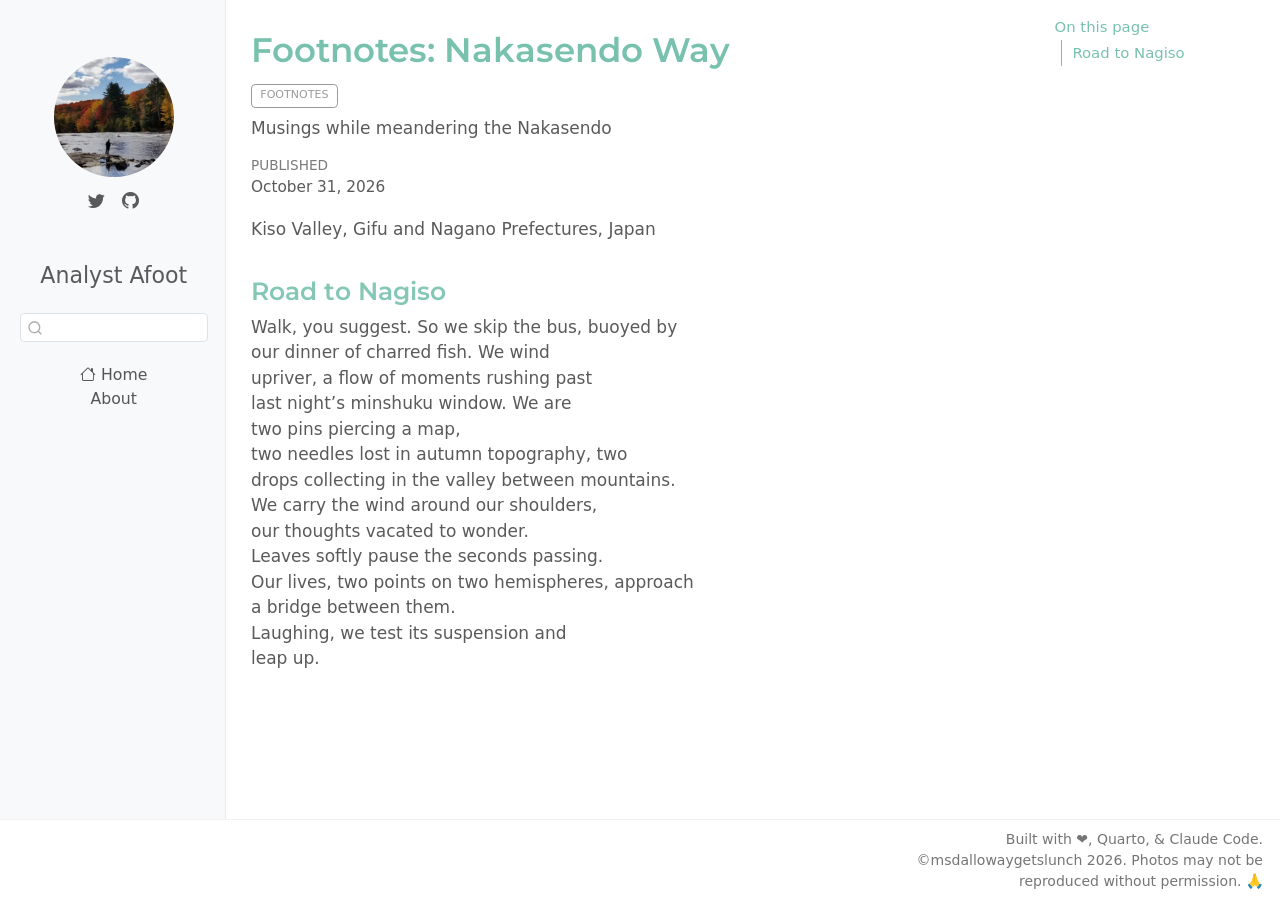
<file: posts/01b_nakasendo_fn/index.html>
<!DOCTYPE html>
<html xmlns="http://www.w3.org/1999/xhtml" lang="en" xml:lang="en"><head>

<meta charset="utf-8">
<meta name="generator" content="quarto-1.8.26">

<meta name="viewport" content="width=device-width, initial-scale=1.0, user-scalable=yes">

<meta name="dcterms.date" content="2026-10-31">
<meta name="description" content="Musings while meandering the Nakasendo">

<title>Footnotes: Nakasendo Way – Analyst Afoot</title>
<style>
code{white-space: pre-wrap;}
span.smallcaps{font-variant: small-caps;}
div.columns{display: flex; gap: min(4vw, 1.5em);}
div.column{flex: auto; overflow-x: auto;}
div.hanging-indent{margin-left: 1.5em; text-indent: -1.5em;}
ul.task-list{list-style: none;}
ul.task-list li input[type="checkbox"] {
  width: 0.8em;
  margin: 0 0.8em 0.2em -1em; /* quarto-specific, see https://github.com/quarto-dev/quarto-cli/issues/4556 */ 
  vertical-align: middle;
}
</style>


<script src="../../site_libs/quarto-nav/quarto-nav.js"></script>
<script src="../../site_libs/quarto-nav/headroom.min.js"></script>
<script src="../../site_libs/clipboard/clipboard.min.js"></script>
<script src="../../site_libs/quarto-search/autocomplete.umd.js"></script>
<script src="../../site_libs/quarto-search/fuse.min.js"></script>
<script src="../../site_libs/quarto-search/quarto-search.js"></script>
<meta name="quarto:offset" content="../../">
<script src="../../site_libs/quarto-html/quarto.js" type="module"></script>
<script src="../../site_libs/quarto-html/tabsets/tabsets.js" type="module"></script>
<script src="../../site_libs/quarto-html/axe/axe-check.js" type="module"></script>
<script src="../../site_libs/quarto-html/popper.min.js"></script>
<script src="../../site_libs/quarto-html/tippy.umd.min.js"></script>
<script src="../../site_libs/quarto-html/anchor.min.js"></script>
<link href="../../site_libs/quarto-html/tippy.css" rel="stylesheet">
<link href="../../site_libs/quarto-html/quarto-syntax-highlighting-587c61ba64f3a5504c4d52d930310e48.css" rel="stylesheet" id="quarto-text-highlighting-styles">
<script src="../../site_libs/bootstrap/bootstrap.min.js"></script>
<link href="../../site_libs/bootstrap/bootstrap-icons.css" rel="stylesheet">
<link href="../../site_libs/bootstrap/bootstrap-4d90b0625117035d60d7f22bdcc2b9f0.min.css" rel="stylesheet" append-hash="true" id="quarto-bootstrap" data-mode="light">
<script id="quarto-search-options" type="application/json">{
  "location": "sidebar",
  "copy-button": false,
  "collapse-after": 3,
  "panel-placement": "start",
  "type": "textbox",
  "limit": 50,
  "keyboard-shortcut": [
    "f",
    "/",
    "s"
  ],
  "show-item-context": false,
  "language": {
    "search-no-results-text": "No results",
    "search-matching-documents-text": "matching documents",
    "search-copy-link-title": "Copy link to search",
    "search-hide-matches-text": "Hide additional matches",
    "search-more-match-text": "more match in this document",
    "search-more-matches-text": "more matches in this document",
    "search-clear-button-title": "Clear",
    "search-text-placeholder": "",
    "search-detached-cancel-button-title": "Cancel",
    "search-submit-button-title": "Submit",
    "search-label": "Search"
  }
}</script>


<link rel="stylesheet" href="../../styles.css">
</head>

<body class="nav-sidebar docked quarto-light">

<div id="quarto-search-results"></div>
  <header id="quarto-header" class="headroom fixed-top">
  <nav class="quarto-secondary-nav">
    <div class="container-fluid d-flex">
      <button type="button" class="quarto-btn-toggle btn" data-bs-toggle="collapse" role="button" data-bs-target=".quarto-sidebar-collapse-item" aria-controls="quarto-sidebar" aria-expanded="false" aria-label="Toggle sidebar navigation" onclick="if (window.quartoToggleHeadroom) { window.quartoToggleHeadroom(); }">
        <i class="bi bi-layout-text-sidebar-reverse"></i>
      </button>
        <nav class="quarto-page-breadcrumbs" aria-label="breadcrumb"><ol class="breadcrumb"><li class="breadcrumb-item">
      Analyst Afoot
      </li></ol></nav>
        <a class="flex-grow-1" role="navigation" data-bs-toggle="collapse" data-bs-target=".quarto-sidebar-collapse-item" aria-controls="quarto-sidebar" aria-expanded="false" aria-label="Toggle sidebar navigation" onclick="if (window.quartoToggleHeadroom) { window.quartoToggleHeadroom(); }">      
        </a>
      <button type="button" class="btn quarto-search-button" aria-label="Search" onclick="window.quartoOpenSearch();">
        <i class="bi bi-search"></i>
      </button>
    </div>
  </nav>
</header>
<!-- content -->
<div id="quarto-content" class="quarto-container page-columns page-rows-contents page-layout-article">
<!-- sidebar -->
  <nav id="quarto-sidebar" class="sidebar collapse collapse-horizontal quarto-sidebar-collapse-item sidebar-navigation docked overflow-auto"><div class="quarto-sidebar-header"><div class="sidebar-header-item">
<div class="sidebar-profile">
<p><img src="../../profile.jpeg" class="profile-img img-fluid" alt="Profile photo"></p>
<div class="social-links">
<p><a href="https://x.com/dallowayatlunch" target="_blank"><i class="bi bi-twitter"></i></a> <a href="https://github.com/msdallowaygetslunch/analyst-afoot" target="_blank"><i class="bi bi-github"></i></a></p>
</div>
</div>
</div></div>
    <div class="pt-lg-2 mt-2 text-left sidebar-header">
    <div class="sidebar-title mb-0 py-0">
      <a href="../../">Analyst Afoot</a> 
    </div>
      </div>
        <div class="mt-2 flex-shrink-0 align-items-center">
        <div class="sidebar-search">
        <div id="quarto-search" class="" title="Search"></div>
        </div>
        </div>
    <div class="sidebar-menu-container"> 
    <ul class="list-unstyled mt-1">
        <li class="sidebar-item">
  <div class="sidebar-item-container"> 
  <a href="../../index.html" class="sidebar-item-text sidebar-link"><i class="bi bi-house" role="img">
</i> 
 <span class="menu-text">Home</span></a>
  </div>
</li>
        <li class="sidebar-item">
  <div class="sidebar-item-container"> 
  <a href="../../about.html" class="sidebar-item-text sidebar-link">
 <span class="menu-text">About</span></a>
  </div>
</li>
    </ul>
    </div>
</nav>
<div id="quarto-sidebar-glass" class="quarto-sidebar-collapse-item" data-bs-toggle="collapse" data-bs-target=".quarto-sidebar-collapse-item"></div>
<!-- margin-sidebar -->
    <div id="quarto-margin-sidebar" class="sidebar margin-sidebar">
        <nav id="TOC" role="doc-toc" class="toc-active">
    <h2 id="toc-title">On this page</h2>
   
  <ul>
  <li><a href="#road-to-nagiso" id="toc-road-to-nagiso" class="nav-link active" data-scroll-target="#road-to-nagiso">Road to Nagiso</a></li>
  </ul>
</nav>
    </div>
<!-- main -->
<main class="content" id="quarto-document-content">

<header id="title-block-header" class="quarto-title-block default">
<div class="quarto-title">
<h1 class="title">Footnotes: Nakasendo Way</h1>
  <div class="quarto-categories">
    <div class="quarto-category">footnotes</div>
  </div>
  </div>

<div>
  <div class="description">
    Musings while meandering the Nakasendo
  </div>
</div>


<div class="quarto-title-meta">

    
    <div>
    <div class="quarto-title-meta-heading">Published</div>
    <div class="quarto-title-meta-contents">
      <p class="date">October 31, 2026</p>
    </div>
  </div>
  
    
  </div>
  


</header>


<p>Kiso Valley, Gifu and Nagano Prefectures, Japan</p>
<section id="road-to-nagiso" class="level3">
<h3 class="anchored" data-anchor-id="road-to-nagiso">Road to Nagiso</h3>
<div class="line-block">Walk, you suggest. So we skip the bus, buoyed by<br>
our dinner of charred fish. We wind<br>
upriver, a flow of moments rushing past<br>
last night’s minshuku window. We are<br>
two pins piercing a map,<br>
two needles lost in autumn topography, two<br>
drops collecting in the valley between mountains.<br>
We carry the wind around our shoulders,<br>
our thoughts vacated to wonder.<br>
Leaves softly pause the seconds passing.<br>
Our lives, two points on two hemispheres, approach<br>
a bridge between them.<br>
Laughing, we test its suspension and<br>
leap up.</div>


</section>

</main> <!-- /main -->
<script id="quarto-html-after-body" type="application/javascript">
  window.document.addEventListener("DOMContentLoaded", function (event) {
    const icon = "";
    const anchorJS = new window.AnchorJS();
    anchorJS.options = {
      placement: 'right',
      icon: icon
    };
    anchorJS.add('.anchored');
    const isCodeAnnotation = (el) => {
      for (const clz of el.classList) {
        if (clz.startsWith('code-annotation-')) {                     
          return true;
        }
      }
      return false;
    }
    const onCopySuccess = function(e) {
      // button target
      const button = e.trigger;
      // don't keep focus
      button.blur();
      // flash "checked"
      button.classList.add('code-copy-button-checked');
      var currentTitle = button.getAttribute("title");
      button.setAttribute("title", "Copied!");
      let tooltip;
      if (window.bootstrap) {
        button.setAttribute("data-bs-toggle", "tooltip");
        button.setAttribute("data-bs-placement", "left");
        button.setAttribute("data-bs-title", "Copied!");
        tooltip = new bootstrap.Tooltip(button, 
          { trigger: "manual", 
            customClass: "code-copy-button-tooltip",
            offset: [0, -8]});
        tooltip.show();    
      }
      setTimeout(function() {
        if (tooltip) {
          tooltip.hide();
          button.removeAttribute("data-bs-title");
          button.removeAttribute("data-bs-toggle");
          button.removeAttribute("data-bs-placement");
        }
        button.setAttribute("title", currentTitle);
        button.classList.remove('code-copy-button-checked');
      }, 1000);
      // clear code selection
      e.clearSelection();
    }
    const getTextToCopy = function(trigger) {
      const outerScaffold = trigger.parentElement.cloneNode(true);
      const codeEl = outerScaffold.querySelector('code');
      for (const childEl of codeEl.children) {
        if (isCodeAnnotation(childEl)) {
          childEl.remove();
        }
      }
      return codeEl.innerText;
    }
    const clipboard = new window.ClipboardJS('.code-copy-button:not([data-in-quarto-modal])', {
      text: getTextToCopy
    });
    clipboard.on('success', onCopySuccess);
    if (window.document.getElementById('quarto-embedded-source-code-modal')) {
      const clipboardModal = new window.ClipboardJS('.code-copy-button[data-in-quarto-modal]', {
        text: getTextToCopy,
        container: window.document.getElementById('quarto-embedded-source-code-modal')
      });
      clipboardModal.on('success', onCopySuccess);
    }
      var localhostRegex = new RegExp(/^(?:http|https):\/\/localhost\:?[0-9]*\//);
      var mailtoRegex = new RegExp(/^mailto:/);
        var filterRegex = new RegExp("git@github-dalloway:msdallowaygetslunch\/analyst-afoot\.git");
      var isInternal = (href) => {
          return filterRegex.test(href) || localhostRegex.test(href) || mailtoRegex.test(href);
      }
      // Inspect non-navigation links and adorn them if external
     var links = window.document.querySelectorAll('a[href]:not(.nav-link):not(.navbar-brand):not(.toc-action):not(.sidebar-link):not(.sidebar-item-toggle):not(.pagination-link):not(.no-external):not([aria-hidden]):not(.dropdown-item):not(.quarto-navigation-tool):not(.about-link)');
      for (var i=0; i<links.length; i++) {
        const link = links[i];
        if (!isInternal(link.href)) {
          // undo the damage that might have been done by quarto-nav.js in the case of
          // links that we want to consider external
          if (link.dataset.originalHref !== undefined) {
            link.href = link.dataset.originalHref;
          }
        }
      }
    function tippyHover(el, contentFn, onTriggerFn, onUntriggerFn) {
      const config = {
        allowHTML: true,
        maxWidth: 500,
        delay: 100,
        arrow: false,
        appendTo: function(el) {
            return el.parentElement;
        },
        interactive: true,
        interactiveBorder: 10,
        theme: 'quarto',
        placement: 'bottom-start',
      };
      if (contentFn) {
        config.content = contentFn;
      }
      if (onTriggerFn) {
        config.onTrigger = onTriggerFn;
      }
      if (onUntriggerFn) {
        config.onUntrigger = onUntriggerFn;
      }
      window.tippy(el, config); 
    }
    const noterefs = window.document.querySelectorAll('a[role="doc-noteref"]');
    for (var i=0; i<noterefs.length; i++) {
      const ref = noterefs[i];
      tippyHover(ref, function() {
        // use id or data attribute instead here
        let href = ref.getAttribute('data-footnote-href') || ref.getAttribute('href');
        try { href = new URL(href).hash; } catch {}
        const id = href.replace(/^#\/?/, "");
        const note = window.document.getElementById(id);
        if (note) {
          return note.innerHTML;
        } else {
          return "";
        }
      });
    }
    const xrefs = window.document.querySelectorAll('a.quarto-xref');
    const processXRef = (id, note) => {
      // Strip column container classes
      const stripColumnClz = (el) => {
        el.classList.remove("page-full", "page-columns");
        if (el.children) {
          for (const child of el.children) {
            stripColumnClz(child);
          }
        }
      }
      stripColumnClz(note)
      if (id === null || id.startsWith('sec-')) {
        // Special case sections, only their first couple elements
        const container = document.createElement("div");
        if (note.children && note.children.length > 2) {
          container.appendChild(note.children[0].cloneNode(true));
          for (let i = 1; i < note.children.length; i++) {
            const child = note.children[i];
            if (child.tagName === "P" && child.innerText === "") {
              continue;
            } else {
              container.appendChild(child.cloneNode(true));
              break;
            }
          }
          if (window.Quarto?.typesetMath) {
            window.Quarto.typesetMath(container);
          }
          return container.innerHTML
        } else {
          if (window.Quarto?.typesetMath) {
            window.Quarto.typesetMath(note);
          }
          return note.innerHTML;
        }
      } else {
        // Remove any anchor links if they are present
        const anchorLink = note.querySelector('a.anchorjs-link');
        if (anchorLink) {
          anchorLink.remove();
        }
        if (window.Quarto?.typesetMath) {
          window.Quarto.typesetMath(note);
        }
        if (note.classList.contains("callout")) {
          return note.outerHTML;
        } else {
          return note.innerHTML;
        }
      }
    }
    for (var i=0; i<xrefs.length; i++) {
      const xref = xrefs[i];
      tippyHover(xref, undefined, function(instance) {
        instance.disable();
        let url = xref.getAttribute('href');
        let hash = undefined; 
        if (url.startsWith('#')) {
          hash = url;
        } else {
          try { hash = new URL(url).hash; } catch {}
        }
        if (hash) {
          const id = hash.replace(/^#\/?/, "");
          const note = window.document.getElementById(id);
          if (note !== null) {
            try {
              const html = processXRef(id, note.cloneNode(true));
              instance.setContent(html);
            } finally {
              instance.enable();
              instance.show();
            }
          } else {
            // See if we can fetch this
            fetch(url.split('#')[0])
            .then(res => res.text())
            .then(html => {
              const parser = new DOMParser();
              const htmlDoc = parser.parseFromString(html, "text/html");
              const note = htmlDoc.getElementById(id);
              if (note !== null) {
                const html = processXRef(id, note);
                instance.setContent(html);
              } 
            }).finally(() => {
              instance.enable();
              instance.show();
            });
          }
        } else {
          // See if we can fetch a full url (with no hash to target)
          // This is a special case and we should probably do some content thinning / targeting
          fetch(url)
          .then(res => res.text())
          .then(html => {
            const parser = new DOMParser();
            const htmlDoc = parser.parseFromString(html, "text/html");
            const note = htmlDoc.querySelector('main.content');
            if (note !== null) {
              // This should only happen for chapter cross references
              // (since there is no id in the URL)
              // remove the first header
              if (note.children.length > 0 && note.children[0].tagName === "HEADER") {
                note.children[0].remove();
              }
              const html = processXRef(null, note);
              instance.setContent(html);
            } 
          }).finally(() => {
            instance.enable();
            instance.show();
          });
        }
      }, function(instance) {
      });
    }
        let selectedAnnoteEl;
        const selectorForAnnotation = ( cell, annotation) => {
          let cellAttr = 'data-code-cell="' + cell + '"';
          let lineAttr = 'data-code-annotation="' +  annotation + '"';
          const selector = 'span[' + cellAttr + '][' + lineAttr + ']';
          return selector;
        }
        const selectCodeLines = (annoteEl) => {
          const doc = window.document;
          const targetCell = annoteEl.getAttribute("data-target-cell");
          const targetAnnotation = annoteEl.getAttribute("data-target-annotation");
          const annoteSpan = window.document.querySelector(selectorForAnnotation(targetCell, targetAnnotation));
          const lines = annoteSpan.getAttribute("data-code-lines").split(",");
          const lineIds = lines.map((line) => {
            return targetCell + "-" + line;
          })
          let top = null;
          let height = null;
          let parent = null;
          if (lineIds.length > 0) {
              //compute the position of the single el (top and bottom and make a div)
              const el = window.document.getElementById(lineIds[0]);
              top = el.offsetTop;
              height = el.offsetHeight;
              parent = el.parentElement.parentElement;
            if (lineIds.length > 1) {
              const lastEl = window.document.getElementById(lineIds[lineIds.length - 1]);
              const bottom = lastEl.offsetTop + lastEl.offsetHeight;
              height = bottom - top;
            }
            if (top !== null && height !== null && parent !== null) {
              // cook up a div (if necessary) and position it 
              let div = window.document.getElementById("code-annotation-line-highlight");
              if (div === null) {
                div = window.document.createElement("div");
                div.setAttribute("id", "code-annotation-line-highlight");
                div.style.position = 'absolute';
                parent.appendChild(div);
              }
              div.style.top = top - 2 + "px";
              div.style.height = height + 4 + "px";
              div.style.left = 0;
              let gutterDiv = window.document.getElementById("code-annotation-line-highlight-gutter");
              if (gutterDiv === null) {
                gutterDiv = window.document.createElement("div");
                gutterDiv.setAttribute("id", "code-annotation-line-highlight-gutter");
                gutterDiv.style.position = 'absolute';
                const codeCell = window.document.getElementById(targetCell);
                const gutter = codeCell.querySelector('.code-annotation-gutter');
                gutter.appendChild(gutterDiv);
              }
              gutterDiv.style.top = top - 2 + "px";
              gutterDiv.style.height = height + 4 + "px";
            }
            selectedAnnoteEl = annoteEl;
          }
        };
        const unselectCodeLines = () => {
          const elementsIds = ["code-annotation-line-highlight", "code-annotation-line-highlight-gutter"];
          elementsIds.forEach((elId) => {
            const div = window.document.getElementById(elId);
            if (div) {
              div.remove();
            }
          });
          selectedAnnoteEl = undefined;
        };
          // Handle positioning of the toggle
      window.addEventListener(
        "resize",
        throttle(() => {
          elRect = undefined;
          if (selectedAnnoteEl) {
            selectCodeLines(selectedAnnoteEl);
          }
        }, 10)
      );
      function throttle(fn, ms) {
      let throttle = false;
      let timer;
        return (...args) => {
          if(!throttle) { // first call gets through
              fn.apply(this, args);
              throttle = true;
          } else { // all the others get throttled
              if(timer) clearTimeout(timer); // cancel #2
              timer = setTimeout(() => {
                fn.apply(this, args);
                timer = throttle = false;
              }, ms);
          }
        };
      }
        // Attach click handler to the DT
        const annoteDls = window.document.querySelectorAll('dt[data-target-cell]');
        for (const annoteDlNode of annoteDls) {
          annoteDlNode.addEventListener('click', (event) => {
            const clickedEl = event.target;
            if (clickedEl !== selectedAnnoteEl) {
              unselectCodeLines();
              const activeEl = window.document.querySelector('dt[data-target-cell].code-annotation-active');
              if (activeEl) {
                activeEl.classList.remove('code-annotation-active');
              }
              selectCodeLines(clickedEl);
              clickedEl.classList.add('code-annotation-active');
            } else {
              // Unselect the line
              unselectCodeLines();
              clickedEl.classList.remove('code-annotation-active');
            }
          });
        }
    const findCites = (el) => {
      const parentEl = el.parentElement;
      if (parentEl) {
        const cites = parentEl.dataset.cites;
        if (cites) {
          return {
            el,
            cites: cites.split(' ')
          };
        } else {
          return findCites(el.parentElement)
        }
      } else {
        return undefined;
      }
    };
    var bibliorefs = window.document.querySelectorAll('a[role="doc-biblioref"]');
    for (var i=0; i<bibliorefs.length; i++) {
      const ref = bibliorefs[i];
      const citeInfo = findCites(ref);
      if (citeInfo) {
        tippyHover(citeInfo.el, function() {
          var popup = window.document.createElement('div');
          citeInfo.cites.forEach(function(cite) {
            var citeDiv = window.document.createElement('div');
            citeDiv.classList.add('hanging-indent');
            citeDiv.classList.add('csl-entry');
            var biblioDiv = window.document.getElementById('ref-' + cite);
            if (biblioDiv) {
              citeDiv.innerHTML = biblioDiv.innerHTML;
            }
            popup.appendChild(citeDiv);
          });
          return popup.innerHTML;
        });
      }
    }
  });
  </script>
</div> <!-- /content -->
<footer class="footer">
  <div class="nav-footer">
    <div class="nav-footer-left">
      &nbsp;
    </div>   
    <div class="nav-footer-center">
      &nbsp;
    </div>
    <div class="nav-footer-right">
<p>Built with ❤️, Quarto, &amp; Claude Code. ©msdallowaygetslunch 2026. Photos may not be reproduced without permission. 🙏</p>
</div>
  </div>
</footer>




</body></html>
</file>
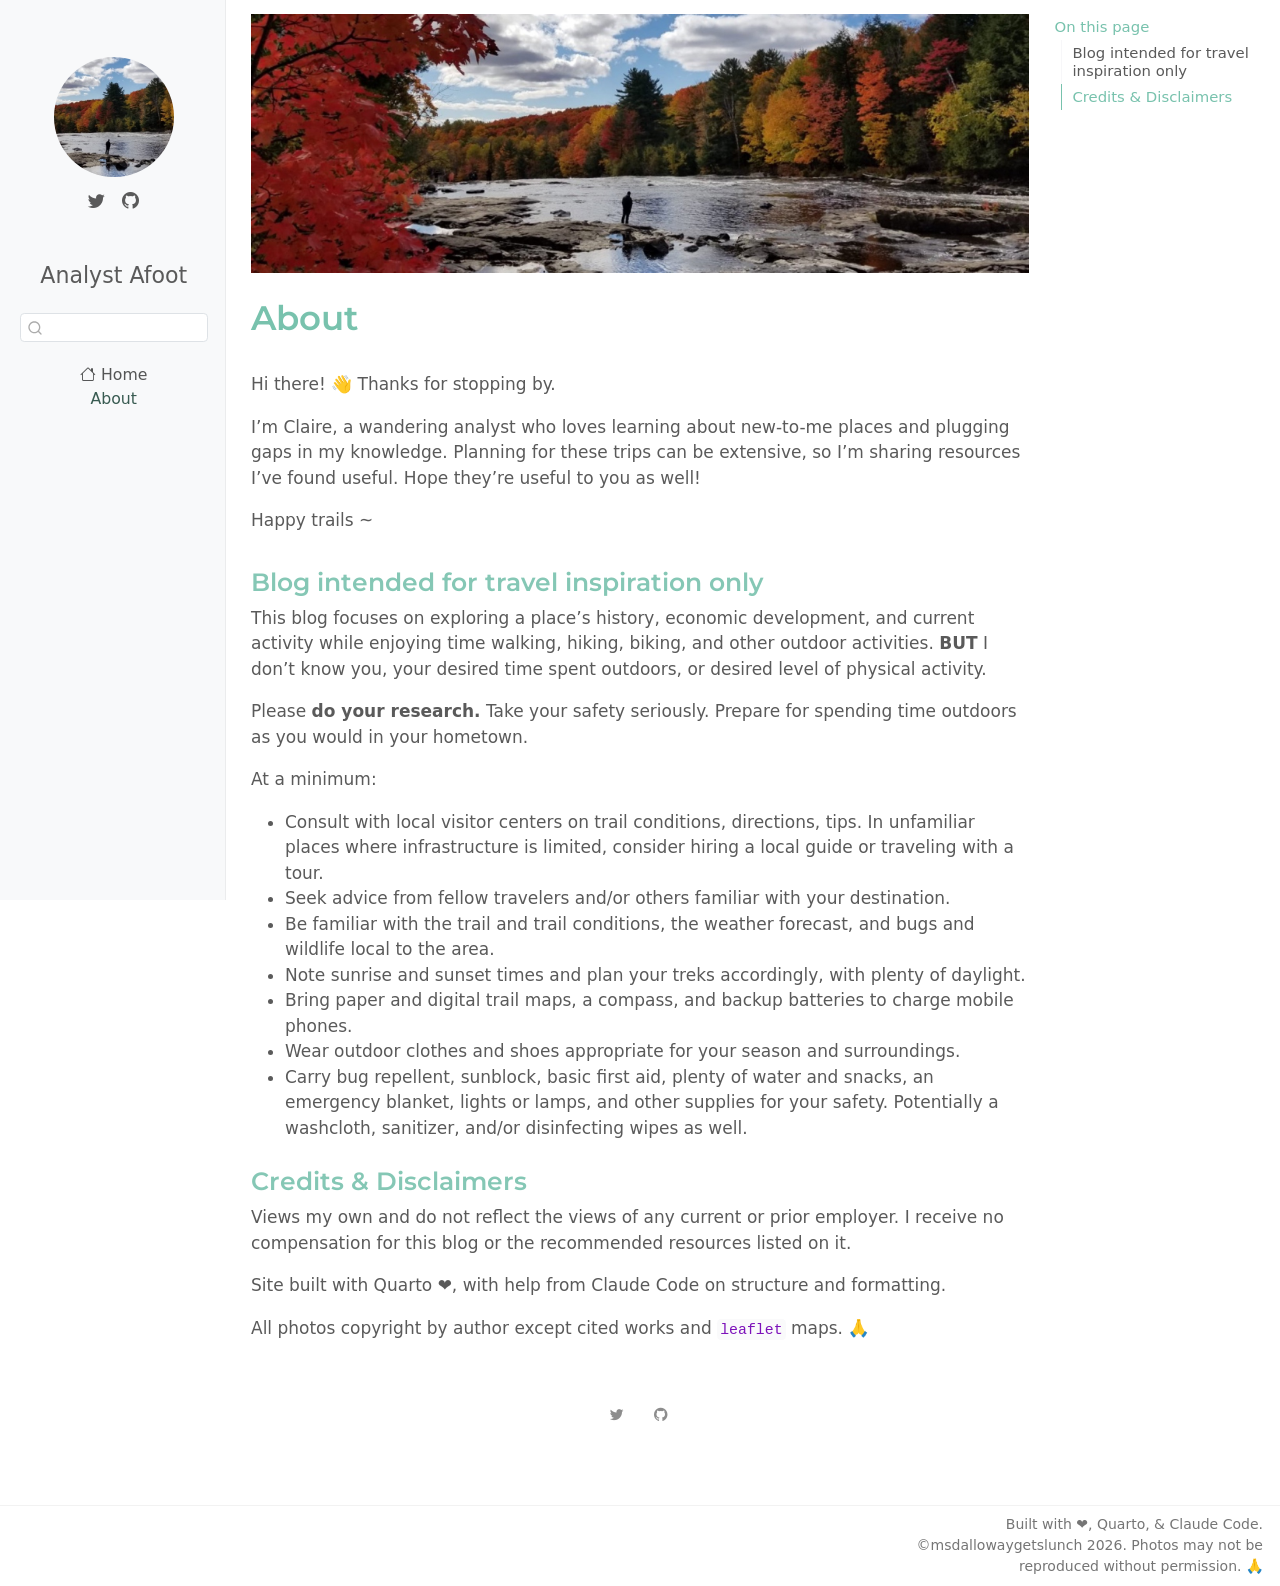
<file: about.html>
<!DOCTYPE html>
<html xmlns="http://www.w3.org/1999/xhtml" lang="en" xml:lang="en"><head>

<meta charset="utf-8">
<meta name="generator" content="quarto-1.8.26">

<meta name="viewport" content="width=device-width, initial-scale=1.0, user-scalable=yes">


<title>About – Analyst Afoot</title>
<style>
code{white-space: pre-wrap;}
span.smallcaps{font-variant: small-caps;}
div.columns{display: flex; gap: min(4vw, 1.5em);}
div.column{flex: auto; overflow-x: auto;}
div.hanging-indent{margin-left: 1.5em; text-indent: -1.5em;}
ul.task-list{list-style: none;}
ul.task-list li input[type="checkbox"] {
  width: 0.8em;
  margin: 0 0.8em 0.2em -1em; /* quarto-specific, see https://github.com/quarto-dev/quarto-cli/issues/4556 */ 
  vertical-align: middle;
}
</style>


<script src="site_libs/quarto-nav/quarto-nav.js"></script>
<script src="site_libs/quarto-nav/headroom.min.js"></script>
<script src="site_libs/clipboard/clipboard.min.js"></script>
<script src="site_libs/quarto-search/autocomplete.umd.js"></script>
<script src="site_libs/quarto-search/fuse.min.js"></script>
<script src="site_libs/quarto-search/quarto-search.js"></script>
<meta name="quarto:offset" content="./">
<script src="site_libs/quarto-html/quarto.js" type="module"></script>
<script src="site_libs/quarto-html/tabsets/tabsets.js" type="module"></script>
<script src="site_libs/quarto-html/axe/axe-check.js" type="module"></script>
<script src="site_libs/quarto-html/popper.min.js"></script>
<script src="site_libs/quarto-html/tippy.umd.min.js"></script>
<link href="site_libs/quarto-html/tippy.css" rel="stylesheet">
<link href="site_libs/quarto-html/quarto-syntax-highlighting-587c61ba64f3a5504c4d52d930310e48.css" rel="stylesheet" id="quarto-text-highlighting-styles">
<script src="site_libs/bootstrap/bootstrap.min.js"></script>
<link href="site_libs/bootstrap/bootstrap-icons.css" rel="stylesheet">
<link href="site_libs/bootstrap/bootstrap-4d90b0625117035d60d7f22bdcc2b9f0.min.css" rel="stylesheet" append-hash="true" id="quarto-bootstrap" data-mode="light">
<script id="quarto-search-options" type="application/json">{
  "location": "sidebar",
  "copy-button": false,
  "collapse-after": 3,
  "panel-placement": "start",
  "type": "textbox",
  "limit": 50,
  "keyboard-shortcut": [
    "f",
    "/",
    "s"
  ],
  "show-item-context": false,
  "language": {
    "search-no-results-text": "No results",
    "search-matching-documents-text": "matching documents",
    "search-copy-link-title": "Copy link to search",
    "search-hide-matches-text": "Hide additional matches",
    "search-more-match-text": "more match in this document",
    "search-more-matches-text": "more matches in this document",
    "search-clear-button-title": "Clear",
    "search-text-placeholder": "",
    "search-detached-cancel-button-title": "Cancel",
    "search-submit-button-title": "Submit",
    "search-label": "Search"
  }
}</script>


<link rel="stylesheet" href="styles.css">
</head>

<body class="nav-sidebar docked quarto-light">

<div id="quarto-search-results"></div>
  <header id="quarto-header" class="headroom fixed-top">
  <nav class="quarto-secondary-nav">
    <div class="container-fluid d-flex">
      <button type="button" class="quarto-btn-toggle btn" data-bs-toggle="collapse" role="button" data-bs-target=".quarto-sidebar-collapse-item" aria-controls="quarto-sidebar" aria-expanded="false" aria-label="Toggle sidebar navigation" onclick="if (window.quartoToggleHeadroom) { window.quartoToggleHeadroom(); }">
        <i class="bi bi-layout-text-sidebar-reverse"></i>
      </button>
        <nav class="quarto-page-breadcrumbs" aria-label="breadcrumb"><ol class="breadcrumb"><li class="breadcrumb-item"><a href="./about.html">About</a></li></ol></nav>
        <a class="flex-grow-1" role="navigation" data-bs-toggle="collapse" data-bs-target=".quarto-sidebar-collapse-item" aria-controls="quarto-sidebar" aria-expanded="false" aria-label="Toggle sidebar navigation" onclick="if (window.quartoToggleHeadroom) { window.quartoToggleHeadroom(); }">      
        </a>
      <button type="button" class="btn quarto-search-button" aria-label="Search" onclick="window.quartoOpenSearch();">
        <i class="bi bi-search"></i>
      </button>
    </div>
  </nav>
</header>
<!-- content -->
<div id="quarto-content" class="quarto-container page-columns page-rows-contents page-layout-article">
<!-- sidebar -->
  <nav id="quarto-sidebar" class="sidebar collapse collapse-horizontal quarto-sidebar-collapse-item sidebar-navigation docked overflow-auto"><div class="quarto-sidebar-header"><div class="sidebar-header-item">
<div class="sidebar-profile">
<p><img src="./profile.jpeg" class="profile-img img-fluid" alt="Profile photo"></p>
<div class="social-links">
<p><a href="https://x.com/dallowayatlunch" target="_blank"><i class="bi bi-twitter"></i></a> <a href="https://github.com/msdallowaygetslunch/analyst-afoot" target="_blank"><i class="bi bi-github"></i></a></p>
</div>
</div>
</div></div>
    <div class="pt-lg-2 mt-2 text-left sidebar-header">
    <div class="sidebar-title mb-0 py-0">
      <a href="./">Analyst Afoot</a> 
    </div>
      </div>
        <div class="mt-2 flex-shrink-0 align-items-center">
        <div class="sidebar-search">
        <div id="quarto-search" class="" title="Search"></div>
        </div>
        </div>
    <div class="sidebar-menu-container"> 
    <ul class="list-unstyled mt-1">
        <li class="sidebar-item">
  <div class="sidebar-item-container"> 
  <a href="./index.html" class="sidebar-item-text sidebar-link"><i class="bi bi-house" role="img">
</i> 
 <span class="menu-text">Home</span></a>
  </div>
</li>
        <li class="sidebar-item">
  <div class="sidebar-item-container"> 
  <a href="./about.html" class="sidebar-item-text sidebar-link active">
 <span class="menu-text">About</span></a>
  </div>
</li>
    </ul>
    </div>
</nav>
<div id="quarto-sidebar-glass" class="quarto-sidebar-collapse-item" data-bs-toggle="collapse" data-bs-target=".quarto-sidebar-collapse-item"></div>
<!-- margin-sidebar -->
    <div id="quarto-margin-sidebar" class="sidebar margin-sidebar">
        <nav id="TOC" role="doc-toc" class="toc-active">
    <h2 id="toc-title">On this page</h2>
  <ul>
  <li><a href="#blog-intended-for-travel-inspiration-only" id="toc-blog-intended-for-travel-inspiration-only" class="nav-link active" data-scroll-target="#blog-intended-for-travel-inspiration-only">Blog intended for travel inspiration only</a></li>
  <li><a href="#credits-disclaimers" id="toc-credits-disclaimers" class="nav-link" data-scroll-target="#credits-disclaimers">Credits &amp; Disclaimers</a></li>
  </ul>
</nav>
    </div>
<!-- main -->
<div class="quarto-about-marquee">
  <div class="about-image-container">
    <img src="profile.jpeg" class="about-image " style="width: 100%;">
  </div>
  <div class="about-contents">
    <header id="title-block-header" class="quarto-title-block default">
<div class="quarto-title">
<h1 class="title">About</h1>
</div>
<div class="quarto-title-meta">
  </div>
</header> <main class="content" id="quarto-document-content">

<p>Hi there! 👋 Thanks for stopping by.</p>
<p>I’m Claire, a wandering analyst who loves learning about new-to-me places and plugging gaps in my knowledge. Planning for these trips can be extensive, so I’m sharing resources I’ve found useful. Hope they’re useful to you as well!</p>
<p>Happy trails ~</p>
<section id="blog-intended-for-travel-inspiration-only" class="level3">
<h3 data-anchor-id="blog-intended-for-travel-inspiration-only">Blog intended for travel inspiration only</h3>
<p>This blog focuses on exploring a place’s history, economic development, and current activity while enjoying time walking, hiking, biking, and other outdoor activities. <strong>BUT</strong> I don’t know you, your desired time spent outdoors, or desired level of physical activity.</p>
<p>Please <strong>do your research.</strong> Take your safety seriously. Prepare for spending time outdoors as you would in your hometown.</p>
<p>At a minimum:</p>
<ul>
<li>Consult with local visitor centers on trail conditions, directions, tips. In unfamiliar places where infrastructure is limited, consider hiring a local guide or traveling with a tour.</li>
<li>Seek advice from fellow travelers and/or others familiar with your destination.</li>
<li>Be familiar with the trail and trail conditions, the weather forecast, and bugs and wildlife local to the area.</li>
<li>Note sunrise and sunset times and plan your treks accordingly, with plenty of daylight.</li>
<li>Bring paper and digital trail maps, a compass, and backup batteries to charge mobile phones.</li>
<li>Wear outdoor clothes and shoes appropriate for your season and surroundings.</li>
<li>Carry bug repellent, sunblock, basic first aid, plenty of water and snacks, an emergency blanket, lights or lamps, and other supplies for your safety. Potentially a washcloth, sanitizer, and/or disinfecting wipes as well.</li>
</ul>
</section>
<section id="credits-disclaimers" class="level3">
<h3 data-anchor-id="credits-disclaimers">Credits &amp; Disclaimers</h3>
<p>Views my own and do not reflect the views of any current or prior employer. I receive no compensation for this blog or the recommended resources listed on it.</p>
<p>Site built with Quarto ❤️, with help from Claude Code on structure and formatting.</p>
<p>All photos copyright by author except cited works and <code>leaflet</code> maps. 🙏</p>


</section>
</main> 
    <div class="about-footer"><div class="about-links">
  <a href="https://x.com/dallowayatlunch" class="about-link" rel="" target="">
    <i class="bi bi-twitter"></i>
     <span class="about-link-text"></span>
  </a>
  <a href="https://github.com/msdallowaygetslunch/analyst-afoot" class="about-link" rel="" target="">
    <i class="bi bi-github"></i>
     <span class="about-link-text"></span>
  </a>
</div>
</div>
  </div>
</div>
 <!-- /main -->
<script id="quarto-html-after-body" type="application/javascript">
  window.document.addEventListener("DOMContentLoaded", function (event) {
    const isCodeAnnotation = (el) => {
      for (const clz of el.classList) {
        if (clz.startsWith('code-annotation-')) {                     
          return true;
        }
      }
      return false;
    }
    const onCopySuccess = function(e) {
      // button target
      const button = e.trigger;
      // don't keep focus
      button.blur();
      // flash "checked"
      button.classList.add('code-copy-button-checked');
      var currentTitle = button.getAttribute("title");
      button.setAttribute("title", "Copied!");
      let tooltip;
      if (window.bootstrap) {
        button.setAttribute("data-bs-toggle", "tooltip");
        button.setAttribute("data-bs-placement", "left");
        button.setAttribute("data-bs-title", "Copied!");
        tooltip = new bootstrap.Tooltip(button, 
          { trigger: "manual", 
            customClass: "code-copy-button-tooltip",
            offset: [0, -8]});
        tooltip.show();    
      }
      setTimeout(function() {
        if (tooltip) {
          tooltip.hide();
          button.removeAttribute("data-bs-title");
          button.removeAttribute("data-bs-toggle");
          button.removeAttribute("data-bs-placement");
        }
        button.setAttribute("title", currentTitle);
        button.classList.remove('code-copy-button-checked');
      }, 1000);
      // clear code selection
      e.clearSelection();
    }
    const getTextToCopy = function(trigger) {
      const outerScaffold = trigger.parentElement.cloneNode(true);
      const codeEl = outerScaffold.querySelector('code');
      for (const childEl of codeEl.children) {
        if (isCodeAnnotation(childEl)) {
          childEl.remove();
        }
      }
      return codeEl.innerText;
    }
    const clipboard = new window.ClipboardJS('.code-copy-button:not([data-in-quarto-modal])', {
      text: getTextToCopy
    });
    clipboard.on('success', onCopySuccess);
    if (window.document.getElementById('quarto-embedded-source-code-modal')) {
      const clipboardModal = new window.ClipboardJS('.code-copy-button[data-in-quarto-modal]', {
        text: getTextToCopy,
        container: window.document.getElementById('quarto-embedded-source-code-modal')
      });
      clipboardModal.on('success', onCopySuccess);
    }
      var localhostRegex = new RegExp(/^(?:http|https):\/\/localhost\:?[0-9]*\//);
      var mailtoRegex = new RegExp(/^mailto:/);
        var filterRegex = new RegExp("git@github-dalloway:msdallowaygetslunch\/analyst-afoot\.git");
      var isInternal = (href) => {
          return filterRegex.test(href) || localhostRegex.test(href) || mailtoRegex.test(href);
      }
      // Inspect non-navigation links and adorn them if external
     var links = window.document.querySelectorAll('a[href]:not(.nav-link):not(.navbar-brand):not(.toc-action):not(.sidebar-link):not(.sidebar-item-toggle):not(.pagination-link):not(.no-external):not([aria-hidden]):not(.dropdown-item):not(.quarto-navigation-tool):not(.about-link)');
      for (var i=0; i<links.length; i++) {
        const link = links[i];
        if (!isInternal(link.href)) {
          // undo the damage that might have been done by quarto-nav.js in the case of
          // links that we want to consider external
          if (link.dataset.originalHref !== undefined) {
            link.href = link.dataset.originalHref;
          }
        }
      }
    function tippyHover(el, contentFn, onTriggerFn, onUntriggerFn) {
      const config = {
        allowHTML: true,
        maxWidth: 500,
        delay: 100,
        arrow: false,
        appendTo: function(el) {
            return el.parentElement;
        },
        interactive: true,
        interactiveBorder: 10,
        theme: 'quarto',
        placement: 'bottom-start',
      };
      if (contentFn) {
        config.content = contentFn;
      }
      if (onTriggerFn) {
        config.onTrigger = onTriggerFn;
      }
      if (onUntriggerFn) {
        config.onUntrigger = onUntriggerFn;
      }
      window.tippy(el, config); 
    }
    const noterefs = window.document.querySelectorAll('a[role="doc-noteref"]');
    for (var i=0; i<noterefs.length; i++) {
      const ref = noterefs[i];
      tippyHover(ref, function() {
        // use id or data attribute instead here
        let href = ref.getAttribute('data-footnote-href') || ref.getAttribute('href');
        try { href = new URL(href).hash; } catch {}
        const id = href.replace(/^#\/?/, "");
        const note = window.document.getElementById(id);
        if (note) {
          return note.innerHTML;
        } else {
          return "";
        }
      });
    }
    const xrefs = window.document.querySelectorAll('a.quarto-xref');
    const processXRef = (id, note) => {
      // Strip column container classes
      const stripColumnClz = (el) => {
        el.classList.remove("page-full", "page-columns");
        if (el.children) {
          for (const child of el.children) {
            stripColumnClz(child);
          }
        }
      }
      stripColumnClz(note)
      if (id === null || id.startsWith('sec-')) {
        // Special case sections, only their first couple elements
        const container = document.createElement("div");
        if (note.children && note.children.length > 2) {
          container.appendChild(note.children[0].cloneNode(true));
          for (let i = 1; i < note.children.length; i++) {
            const child = note.children[i];
            if (child.tagName === "P" && child.innerText === "") {
              continue;
            } else {
              container.appendChild(child.cloneNode(true));
              break;
            }
          }
          if (window.Quarto?.typesetMath) {
            window.Quarto.typesetMath(container);
          }
          return container.innerHTML
        } else {
          if (window.Quarto?.typesetMath) {
            window.Quarto.typesetMath(note);
          }
          return note.innerHTML;
        }
      } else {
        // Remove any anchor links if they are present
        const anchorLink = note.querySelector('a.anchorjs-link');
        if (anchorLink) {
          anchorLink.remove();
        }
        if (window.Quarto?.typesetMath) {
          window.Quarto.typesetMath(note);
        }
        if (note.classList.contains("callout")) {
          return note.outerHTML;
        } else {
          return note.innerHTML;
        }
      }
    }
    for (var i=0; i<xrefs.length; i++) {
      const xref = xrefs[i];
      tippyHover(xref, undefined, function(instance) {
        instance.disable();
        let url = xref.getAttribute('href');
        let hash = undefined; 
        if (url.startsWith('#')) {
          hash = url;
        } else {
          try { hash = new URL(url).hash; } catch {}
        }
        if (hash) {
          const id = hash.replace(/^#\/?/, "");
          const note = window.document.getElementById(id);
          if (note !== null) {
            try {
              const html = processXRef(id, note.cloneNode(true));
              instance.setContent(html);
            } finally {
              instance.enable();
              instance.show();
            }
          } else {
            // See if we can fetch this
            fetch(url.split('#')[0])
            .then(res => res.text())
            .then(html => {
              const parser = new DOMParser();
              const htmlDoc = parser.parseFromString(html, "text/html");
              const note = htmlDoc.getElementById(id);
              if (note !== null) {
                const html = processXRef(id, note);
                instance.setContent(html);
              } 
            }).finally(() => {
              instance.enable();
              instance.show();
            });
          }
        } else {
          // See if we can fetch a full url (with no hash to target)
          // This is a special case and we should probably do some content thinning / targeting
          fetch(url)
          .then(res => res.text())
          .then(html => {
            const parser = new DOMParser();
            const htmlDoc = parser.parseFromString(html, "text/html");
            const note = htmlDoc.querySelector('main.content');
            if (note !== null) {
              // This should only happen for chapter cross references
              // (since there is no id in the URL)
              // remove the first header
              if (note.children.length > 0 && note.children[0].tagName === "HEADER") {
                note.children[0].remove();
              }
              const html = processXRef(null, note);
              instance.setContent(html);
            } 
          }).finally(() => {
            instance.enable();
            instance.show();
          });
        }
      }, function(instance) {
      });
    }
        let selectedAnnoteEl;
        const selectorForAnnotation = ( cell, annotation) => {
          let cellAttr = 'data-code-cell="' + cell + '"';
          let lineAttr = 'data-code-annotation="' +  annotation + '"';
          const selector = 'span[' + cellAttr + '][' + lineAttr + ']';
          return selector;
        }
        const selectCodeLines = (annoteEl) => {
          const doc = window.document;
          const targetCell = annoteEl.getAttribute("data-target-cell");
          const targetAnnotation = annoteEl.getAttribute("data-target-annotation");
          const annoteSpan = window.document.querySelector(selectorForAnnotation(targetCell, targetAnnotation));
          const lines = annoteSpan.getAttribute("data-code-lines").split(",");
          const lineIds = lines.map((line) => {
            return targetCell + "-" + line;
          })
          let top = null;
          let height = null;
          let parent = null;
          if (lineIds.length > 0) {
              //compute the position of the single el (top and bottom and make a div)
              const el = window.document.getElementById(lineIds[0]);
              top = el.offsetTop;
              height = el.offsetHeight;
              parent = el.parentElement.parentElement;
            if (lineIds.length > 1) {
              const lastEl = window.document.getElementById(lineIds[lineIds.length - 1]);
              const bottom = lastEl.offsetTop + lastEl.offsetHeight;
              height = bottom - top;
            }
            if (top !== null && height !== null && parent !== null) {
              // cook up a div (if necessary) and position it 
              let div = window.document.getElementById("code-annotation-line-highlight");
              if (div === null) {
                div = window.document.createElement("div");
                div.setAttribute("id", "code-annotation-line-highlight");
                div.style.position = 'absolute';
                parent.appendChild(div);
              }
              div.style.top = top - 2 + "px";
              div.style.height = height + 4 + "px";
              div.style.left = 0;
              let gutterDiv = window.document.getElementById("code-annotation-line-highlight-gutter");
              if (gutterDiv === null) {
                gutterDiv = window.document.createElement("div");
                gutterDiv.setAttribute("id", "code-annotation-line-highlight-gutter");
                gutterDiv.style.position = 'absolute';
                const codeCell = window.document.getElementById(targetCell);
                const gutter = codeCell.querySelector('.code-annotation-gutter');
                gutter.appendChild(gutterDiv);
              }
              gutterDiv.style.top = top - 2 + "px";
              gutterDiv.style.height = height + 4 + "px";
            }
            selectedAnnoteEl = annoteEl;
          }
        };
        const unselectCodeLines = () => {
          const elementsIds = ["code-annotation-line-highlight", "code-annotation-line-highlight-gutter"];
          elementsIds.forEach((elId) => {
            const div = window.document.getElementById(elId);
            if (div) {
              div.remove();
            }
          });
          selectedAnnoteEl = undefined;
        };
          // Handle positioning of the toggle
      window.addEventListener(
        "resize",
        throttle(() => {
          elRect = undefined;
          if (selectedAnnoteEl) {
            selectCodeLines(selectedAnnoteEl);
          }
        }, 10)
      );
      function throttle(fn, ms) {
      let throttle = false;
      let timer;
        return (...args) => {
          if(!throttle) { // first call gets through
              fn.apply(this, args);
              throttle = true;
          } else { // all the others get throttled
              if(timer) clearTimeout(timer); // cancel #2
              timer = setTimeout(() => {
                fn.apply(this, args);
                timer = throttle = false;
              }, ms);
          }
        };
      }
        // Attach click handler to the DT
        const annoteDls = window.document.querySelectorAll('dt[data-target-cell]');
        for (const annoteDlNode of annoteDls) {
          annoteDlNode.addEventListener('click', (event) => {
            const clickedEl = event.target;
            if (clickedEl !== selectedAnnoteEl) {
              unselectCodeLines();
              const activeEl = window.document.querySelector('dt[data-target-cell].code-annotation-active');
              if (activeEl) {
                activeEl.classList.remove('code-annotation-active');
              }
              selectCodeLines(clickedEl);
              clickedEl.classList.add('code-annotation-active');
            } else {
              // Unselect the line
              unselectCodeLines();
              clickedEl.classList.remove('code-annotation-active');
            }
          });
        }
    const findCites = (el) => {
      const parentEl = el.parentElement;
      if (parentEl) {
        const cites = parentEl.dataset.cites;
        if (cites) {
          return {
            el,
            cites: cites.split(' ')
          };
        } else {
          return findCites(el.parentElement)
        }
      } else {
        return undefined;
      }
    };
    var bibliorefs = window.document.querySelectorAll('a[role="doc-biblioref"]');
    for (var i=0; i<bibliorefs.length; i++) {
      const ref = bibliorefs[i];
      const citeInfo = findCites(ref);
      if (citeInfo) {
        tippyHover(citeInfo.el, function() {
          var popup = window.document.createElement('div');
          citeInfo.cites.forEach(function(cite) {
            var citeDiv = window.document.createElement('div');
            citeDiv.classList.add('hanging-indent');
            citeDiv.classList.add('csl-entry');
            var biblioDiv = window.document.getElementById('ref-' + cite);
            if (biblioDiv) {
              citeDiv.innerHTML = biblioDiv.innerHTML;
            }
            popup.appendChild(citeDiv);
          });
          return popup.innerHTML;
        });
      }
    }
  });
  </script>
</div> <!-- /content -->
<footer class="footer">
  <div class="nav-footer">
    <div class="nav-footer-left">
      &nbsp;
    </div>   
    <div class="nav-footer-center">
      &nbsp;
    </div>
    <div class="nav-footer-right">
<p>Built with ❤️, Quarto, &amp; Claude Code. ©msdallowaygetslunch 2026. Photos may not be reproduced without permission. 🙏</p>
</div>
  </div>
</footer>




</body></html>
</file>
<file: site_libs/quarto-html/tippy.css>
.tippy-box[data-animation=fade][data-state=hidden]{opacity:0}[data-tippy-root]{max-width:calc(100vw - 10px)}.tippy-box{position:relative;background-color:#333;color:#fff;border-radius:4px;font-size:14px;line-height:1.4;white-space:normal;outline:0;transition-property:transform,visibility,opacity}.tippy-box[data-placement^=top]>.tippy-arrow{bottom:0}.tippy-box[data-placement^=top]>.tippy-arrow:before{bottom:-7px;left:0;border-width:8px 8px 0;border-top-color:initial;transform-origin:center top}.tippy-box[data-placement^=bottom]>.tippy-arrow{top:0}.tippy-box[data-placement^=bottom]>.tippy-arrow:before{top:-7px;left:0;border-width:0 8px 8px;border-bottom-color:initial;transform-origin:center bottom}.tippy-box[data-placement^=left]>.tippy-arrow{right:0}.tippy-box[data-placement^=left]>.tippy-arrow:before{border-width:8px 0 8px 8px;border-left-color:initial;right:-7px;transform-origin:center left}.tippy-box[data-placement^=right]>.tippy-arrow{left:0}.tippy-box[data-placement^=right]>.tippy-arrow:before{left:-7px;border-width:8px 8px 8px 0;border-right-color:initial;transform-origin:center right}.tippy-box[data-inertia][data-state=visible]{transition-timing-function:cubic-bezier(.54,1.5,.38,1.11)}.tippy-arrow{width:16px;height:16px;color:#333}.tippy-arrow:before{content:"";position:absolute;border-color:transparent;border-style:solid}.tippy-content{position:relative;padding:5px 9px;z-index:1}
</file>
<file: site_libs/quarto-html/quarto-syntax-highlighting-587c61ba64f3a5504c4d52d930310e48.css>
/* quarto syntax highlight colors */
:root {
  --quarto-hl-ot-color: #003B4F;
  --quarto-hl-at-color: #657422;
  --quarto-hl-ss-color: #20794D;
  --quarto-hl-an-color: #5E5E5E;
  --quarto-hl-fu-color: #4758AB;
  --quarto-hl-st-color: #20794D;
  --quarto-hl-cf-color: #003B4F;
  --quarto-hl-op-color: #5E5E5E;
  --quarto-hl-er-color: #AD0000;
  --quarto-hl-bn-color: #AD0000;
  --quarto-hl-al-color: #AD0000;
  --quarto-hl-va-color: #111111;
  --quarto-hl-bu-color: inherit;
  --quarto-hl-ex-color: inherit;
  --quarto-hl-pp-color: #AD0000;
  --quarto-hl-in-color: #5E5E5E;
  --quarto-hl-vs-color: #20794D;
  --quarto-hl-wa-color: #5E5E5E;
  --quarto-hl-do-color: #5E5E5E;
  --quarto-hl-im-color: #00769E;
  --quarto-hl-ch-color: #20794D;
  --quarto-hl-dt-color: #AD0000;
  --quarto-hl-fl-color: #AD0000;
  --quarto-hl-co-color: #5E5E5E;
  --quarto-hl-cv-color: #5E5E5E;
  --quarto-hl-cn-color: #8f5902;
  --quarto-hl-sc-color: #5E5E5E;
  --quarto-hl-dv-color: #AD0000;
  --quarto-hl-kw-color: #003B4F;
}

/* other quarto variables */
:root {
  --quarto-font-monospace: SFMono-Regular, Menlo, Monaco, Consolas, "Liberation Mono", "Courier New", monospace;
}

/* syntax highlight based on Pandoc's rules */
pre > code.sourceCode > span {
  color: #003B4F;
}

code.sourceCode > span {
  color: #003B4F;
}

div.sourceCode,
div.sourceCode pre.sourceCode {
  color: #003B4F;
}

/* Normal */
code span {
  color: #003B4F;
}

/* Alert */
code span.al {
  color: #AD0000;
  font-style: inherit;
}

/* Annotation */
code span.an {
  color: #5E5E5E;
  font-style: inherit;
}

/* Attribute */
code span.at {
  color: #657422;
  font-style: inherit;
}

/* BaseN */
code span.bn {
  color: #AD0000;
  font-style: inherit;
}

/* BuiltIn */
code span.bu {
  font-style: inherit;
}

/* ControlFlow */
code span.cf {
  color: #003B4F;
  font-weight: bold;
  font-style: inherit;
}

/* Char */
code span.ch {
  color: #20794D;
  font-style: inherit;
}

/* Constant */
code span.cn {
  color: #8f5902;
  font-style: inherit;
}

/* Comment */
code span.co {
  color: #5E5E5E;
  font-style: inherit;
}

/* CommentVar */
code span.cv {
  color: #5E5E5E;
  font-style: italic;
}

/* Documentation */
code span.do {
  color: #5E5E5E;
  font-style: italic;
}

/* DataType */
code span.dt {
  color: #AD0000;
  font-style: inherit;
}

/* DecVal */
code span.dv {
  color: #AD0000;
  font-style: inherit;
}

/* Error */
code span.er {
  color: #AD0000;
  font-style: inherit;
}

/* Extension */
code span.ex {
  font-style: inherit;
}

/* Float */
code span.fl {
  color: #AD0000;
  font-style: inherit;
}

/* Function */
code span.fu {
  color: #4758AB;
  font-style: inherit;
}

/* Import */
code span.im {
  color: #00769E;
  font-style: inherit;
}

/* Information */
code span.in {
  color: #5E5E5E;
  font-style: inherit;
}

/* Keyword */
code span.kw {
  color: #003B4F;
  font-weight: bold;
  font-style: inherit;
}

/* Operator */
code span.op {
  color: #5E5E5E;
  font-style: inherit;
}

/* Other */
code span.ot {
  color: #003B4F;
  font-style: inherit;
}

/* Preprocessor */
code span.pp {
  color: #AD0000;
  font-style: inherit;
}

/* SpecialChar */
code span.sc {
  color: #5E5E5E;
  font-style: inherit;
}

/* SpecialString */
code span.ss {
  color: #20794D;
  font-style: inherit;
}

/* String */
code span.st {
  color: #20794D;
  font-style: inherit;
}

/* Variable */
code span.va {
  color: #111111;
  font-style: inherit;
}

/* VerbatimString */
code span.vs {
  color: #20794D;
  font-style: inherit;
}

/* Warning */
code span.wa {
  color: #5E5E5E;
  font-style: italic;
}

.prevent-inlining {
  content: "</";
}

/*# sourceMappingURL=2dce1cc6c82594539e1579de68416b47.css.map */
</file>
<file: styles.css>
/* css styles */

:root {
  --brand-color: #78c2ad;
}

/* Links */
a {
  color: var(--brand-color);
}

a:hover {
  color: var(--brand-color);
  opacity: 0.8;
}

/* sidebar formatting */

.sidebar-profile {
  display: flex;
  flex-direction: column;
  align-items: center;
  padding: 1.5rem 0 1rem 0;
}

.profile-img {
  width: 120px;
  height: 120px;
  border-radius: 50%;    /* makes it circular */
  object-fit: cover;
  margin-bottom: 0.75rem;
}

/* Quarto wraps header markdown in <p> tags */
.sidebar-profile p {
  margin: 0;
}

.social-links p {
  display: flex;
  gap: 1rem;
}

.sidebar-navigation {
  text-align: center;
}

.social-links {
  display: flex;
  gap: 1rem;
  font-size: 1rem;
  margin-bottom: 0.5rem;
}

.social-links a {
  color: inherit;
  text-decoration: none;
}

.social-links a:hover {
  color: #78c2ad;      /* highlight color on hover */
}

/* Horizontal rules */
hr {
  border-color: var(--brand-color);
}

/* Post headings */
h1, h2, h3 {
  color: var(--brand-color);
}
</file>
